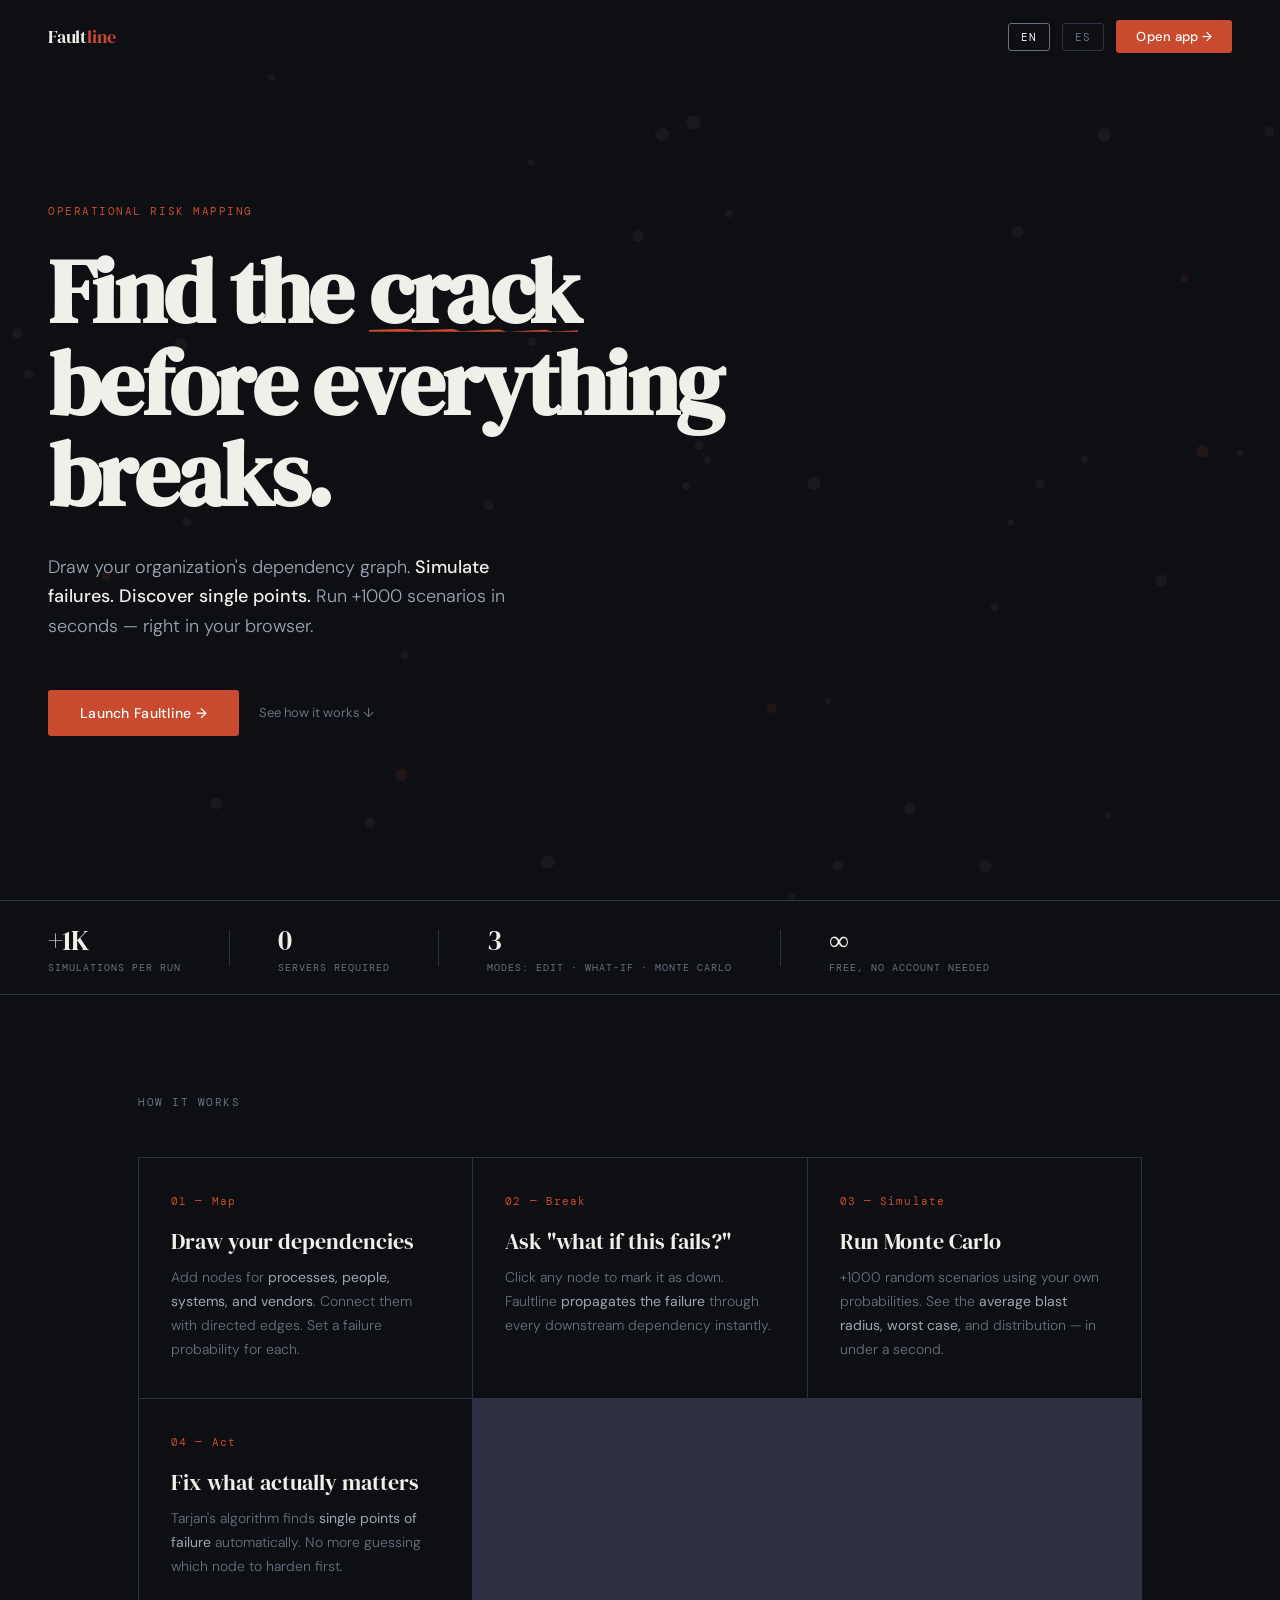
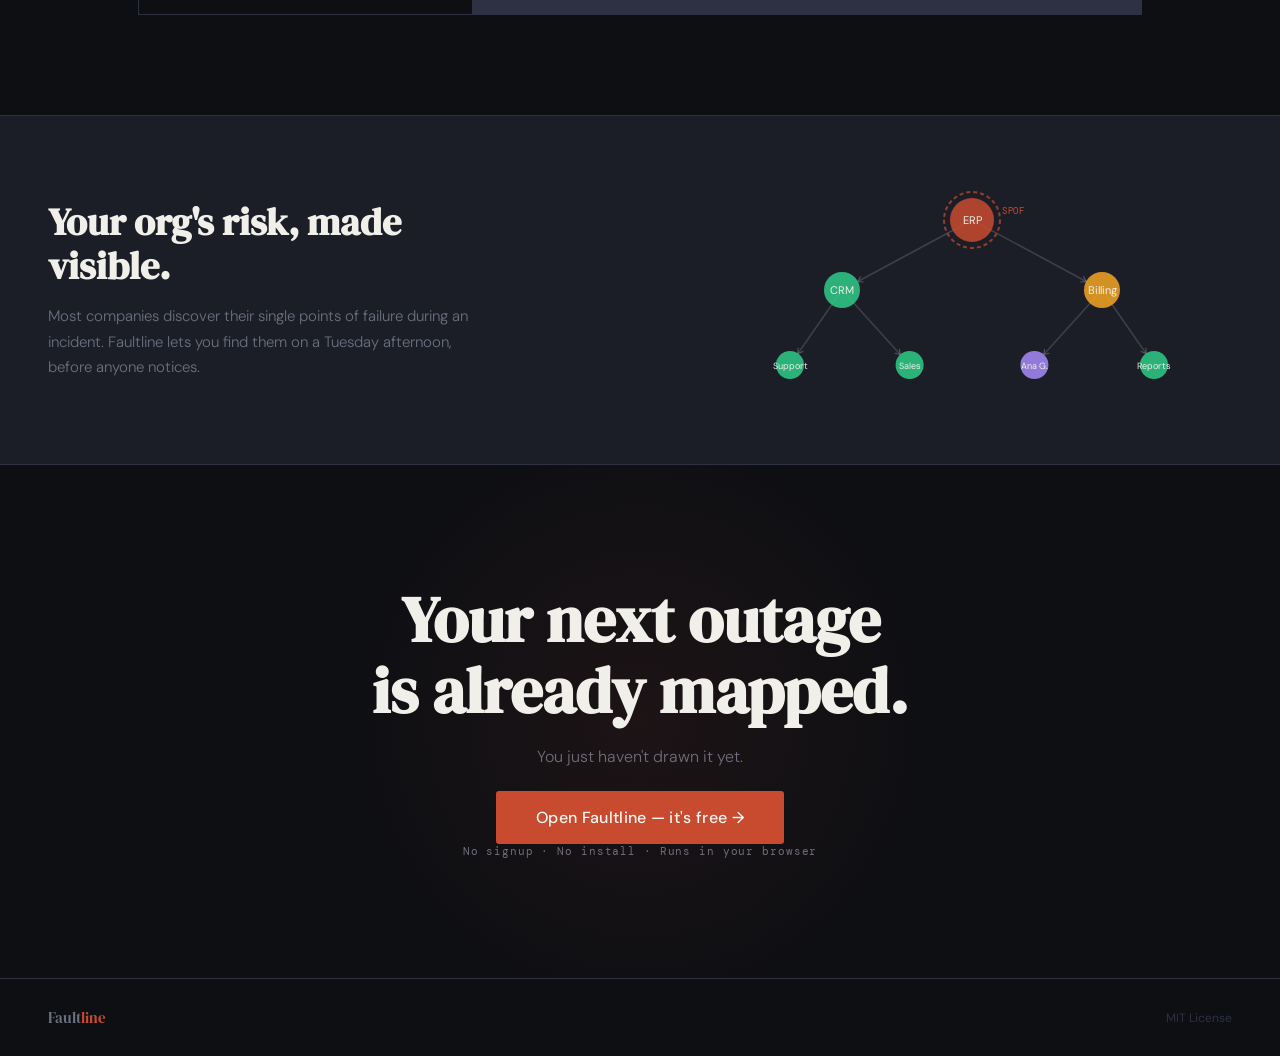
<file: index.html>
<!DOCTYPE html>
<html lang="en">
<head>
<meta charset="UTF-8">
<meta name="viewport" content="width=device-width, initial-scale=1.0">
<title>Faultline — Find the crack before everything breaks</title>
<link rel="preconnect" href="https://fonts.googleapis.com">
<link rel="preconnect" href="https://fonts.gstatic.com" crossorigin>
<link href="https://fonts.googleapis.com/css2?family=DM+Serif+Display:ital@0;1&family=DM+Sans:wght@300;400;500&family=DM+Mono&display=swap" rel="stylesheet">
<style>
*, *::before, *::after { box-sizing: border-box; margin: 0; padding: 0; }
:root {
  --ink:#0e0f13; --ink2:#1c1e27; --ink3:#2e3144;
  --smoke:#6b7080; --mist:#a0a5b4; --paper:#f0efe9;
  --crack:#c84b2f; --crack2:#e8623f;
  --serif:'DM Serif Display',Georgia,serif;
  --sans:'DM Sans',system-ui,sans-serif;
  --mono:'DM Mono',monospace;
}
html { scroll-behavior: smooth; }
body { font-family:var(--sans); background:var(--ink); color:var(--paper); min-height:100vh; overflow-x:hidden; }

nav {
  position:fixed; top:0; left:0; right:0; z-index:100;
  display:flex; align-items:center; justify-content:space-between;
  padding:20px 48px;
  background:linear-gradient(to bottom,rgba(14,15,19,.95) 0%,transparent 100%);
}
.nav-logo { font-family:var(--serif); font-size:18px; color:var(--paper); letter-spacing:-.01em; }
.nav-logo em { color:var(--crack); font-style:normal; }
.nav-right { display:flex; align-items:center; gap:12px; }
.lang-btn {
  font-family:var(--mono); font-size:11px; letter-spacing:.1em;
  padding:6px 12px; border-radius:3px; cursor:pointer;
  border:1px solid var(--ink3); background:transparent; color:var(--smoke);
  transition:all .15s;
}
.lang-btn.active { border-color:var(--smoke); color:var(--paper); }
.lang-btn:hover { color:var(--paper); }
.nav-cta {
  font-size:13px; font-weight:500; padding:8px 20px; border-radius:3px;
  background:var(--crack); color:#fff; text-decoration:none; transition:background .15s; letter-spacing:.02em;
}
.nav-cta:hover { background:var(--crack2); }

#hero {
  min-height:100vh; display:flex; flex-direction:column; justify-content:center;
  padding:120px 48px 80px; position:relative; overflow:hidden;
}
#bg-canvas { position:absolute; inset:0; width:100%; height:100%; pointer-events:none; opacity:.18; }
.hero-eyebrow { font-family:var(--mono); font-size:11px; letter-spacing:.14em; text-transform:uppercase; color:var(--crack); margin-bottom:28px; }
.hero-headline { font-family:var(--serif); font-size:clamp(52px,7vw,96px); line-height:1.02; letter-spacing:-.03em; color:var(--paper); max-width:820px; position:relative; }
.crack-word { position:relative; display:inline-block; }
.crack-word::after {
  content:''; position:absolute; bottom:6px; left:0; right:0; height:3px;
  background:var(--crack);
  clip-path:polygon(0% 40%,18% 0%,22% 60%,40% 10%,44% 80%,62% 20%,66% 100%,84% 30%,88% 90%,100% 50%,100% 100%,0% 100%);
}
.hero-sub { margin-top:32px; font-size:18px; font-weight:300; color:var(--mist); max-width:480px; line-height:1.65; }
.hero-sub strong { color:var(--paper); font-weight:500; }
.hero-actions { margin-top:48px; display:flex; align-items:center; gap:20px; flex-wrap:wrap; }
.btn-launch { font-family:var(--sans); font-size:14px; font-weight:500; padding:14px 32px; border-radius:3px; background:var(--crack); color:#fff; text-decoration:none; transition:background .15s; letter-spacing:.02em; }
.btn-launch:hover { background:var(--crack2); }
.btn-ghost { font-size:13px; color:var(--smoke); text-decoration:none; transition:color .15s; }
.btn-ghost:hover { color:var(--paper); }

#proof { padding:20px 48px; border-top:1px solid var(--ink3); border-bottom:1px solid var(--ink3); display:flex; gap:48px; flex-wrap:wrap; align-items:center; }
.proof-item { display:flex; flex-direction:column; gap:2px; }
.proof-num { font-family:var(--serif); font-size:28px; color:var(--paper); letter-spacing:-.03em; }
.proof-lbl { font-family:var(--mono); font-size:10px; letter-spacing:.1em; text-transform:uppercase; color:var(--smoke); }
.proof-sep { width:1px; height:36px; background:var(--ink3); }

#how { padding:100px 48px; max-width:1100px; margin:0 auto; }
.section-eyebrow { font-family:var(--mono); font-size:11px; letter-spacing:.14em; text-transform:uppercase; color:var(--smoke); margin-bottom:48px; }
.how-grid { display:grid; grid-template-columns:repeat(auto-fit,minmax(260px,1fr)); gap:1px; background:var(--ink3); border:1px solid var(--ink3); }
.how-card { background:var(--ink); padding:36px 32px; transition:background .15s; }
.how-card:hover { background:var(--ink2); }
.how-num { font-family:var(--mono); font-size:11px; color:var(--crack); margin-bottom:20px; letter-spacing:.1em; }
.how-title { font-family:var(--serif); font-size:22px; color:var(--paper); margin-bottom:12px; line-height:1.2; }
.how-body { font-size:14px; color:var(--smoke); line-height:1.7; font-weight:300; }
.how-body strong { color:var(--mist); font-weight:400; }

#demo-strip { background:var(--ink2); border-top:1px solid var(--ink3); border-bottom:1px solid var(--ink3); padding:64px 48px; display:flex; align-items:center; justify-content:space-between; gap:48px; flex-wrap:wrap; }
.demo-copy { max-width:420px; }
.demo-copy h2 { font-family:var(--serif); font-size:clamp(28px,3vw,40px); color:var(--paper); line-height:1.15; margin-bottom:16px; }
.demo-copy p { font-size:15px; color:var(--smoke); line-height:1.7; font-weight:300; }
.demo-visual { flex:1; min-width:280px; max-width:520px; }
#mini-graph { width:100%; height:220px; display:block; }

#cta-section { padding:120px 48px; text-align:center; position:relative; overflow:hidden; }
#cta-section::before { content:''; position:absolute; top:50%; left:50%; transform:translate(-50%,-50%); width:600px; height:600px; background:radial-gradient(circle,rgba(200,75,47,.08) 0%,transparent 70%); pointer-events:none; }
.cta-headline { font-family:var(--serif); font-size:clamp(36px,5vw,64px); color:var(--paper); line-height:1.1; margin-bottom:20px; position:relative; }
.cta-sub { font-size:16px; color:var(--smoke); margin-bottom:40px; font-weight:300; }
.cta-note { margin-top:16px; font-family:var(--mono); font-size:11px; color:var(--smoke); letter-spacing:.08em; }

footer { padding:28px 48px; border-top:1px solid var(--ink3); display:flex; justify-content:space-between; align-items:center; flex-wrap:wrap; gap:12px; }
.footer-logo { font-family:var(--serif); font-size:15px; color:var(--smoke); }
.footer-logo em { color:var(--crack); font-style:normal; }
.footer-copy { font-size:12px; color:var(--ink3); }

@media (max-width:640px) {
  nav { padding:16px 24px; }
  #hero { padding:100px 24px 60px; }
  #proof { padding:20px 24px; gap:28px; }
  #how { padding:60px 24px; }
  #demo-strip { padding:48px 24px; }
  #cta-section { padding:80px 24px; }
  footer { padding:24px; }
  .proof-sep { display:none; }
}
@media (prefers-reduced-motion:reduce) { * { animation:none !important; transition:none !important; } }
</style>
</head>
<body>

<nav>
  <div class="nav-logo">Fault<em>line</em></div>
  <div class="nav-right">
    <button class="lang-btn active" onclick="setLang('en')" id="btn-en">EN</button>
    <button class="lang-btn" onclick="setLang('es')" id="btn-es">ES</button>
    <a href="App/app.html" class="nav-cta" id="nav-cta-link">Open app →</a>
  </div>
</nav>

<section id="hero">
  <svg id="bg-canvas" aria-hidden="true"></svg>
  <div class="hero-eyebrow" id="t-eyebrow"></div>
  <h1 class="hero-headline" id="t-headline"></h1>
  <p class="hero-sub" id="t-sub"></p>
  <div class="hero-actions">
    <a href="App/app.html" class="btn-launch" id="t-launch"></a>
    <a href="#how" class="btn-ghost" id="t-scroll"></a>
  </div>
</section>

<div id="proof">
  <div class="proof-item"><span class="proof-num">+1K</span><span class="proof-lbl" id="t-p1"></span></div>
  <div class="proof-sep"></div>
  <div class="proof-item"><span class="proof-num">0</span><span class="proof-lbl" id="t-p2"></span></div>
  <div class="proof-sep"></div>
  <div class="proof-item"><span class="proof-num">3</span><span class="proof-lbl" id="t-p3"></span></div>
  <div class="proof-sep"></div>
  <div class="proof-item"><span class="proof-num">∞</span><span class="proof-lbl" id="t-p4"></span></div>
</div>

<section id="how">
  <div class="section-eyebrow" id="t-how-eyebrow"></div>
  <div class="how-grid">
    <div class="how-card"><div class="how-num" id="t-s1n"></div><div class="how-title" id="t-s1t"></div><p class="how-body" id="t-s1b"></p></div>
    <div class="how-card"><div class="how-num" id="t-s2n"></div><div class="how-title" id="t-s2t"></div><p class="how-body" id="t-s2b"></p></div>
    <div class="how-card"><div class="how-num" id="t-s3n"></div><div class="how-title" id="t-s3t"></div><p class="how-body" id="t-s3b"></p></div>
    <div class="how-card"><div class="how-num" id="t-s4n"></div><div class="how-title" id="t-s4t"></div><p class="how-body" id="t-s4b"></p></div>
  </div>
</section>

<div id="demo-strip">
  <div class="demo-copy">
    <h2 id="t-demo-h"></h2>
    <p id="t-demo-p"></p>
  </div>
  <div class="demo-visual">
    <svg id="mini-graph" aria-hidden="true"></svg>
  </div>
</div>

<section id="cta-section">
  <h2 class="cta-headline" id="t-cta-h"></h2>
  <p class="cta-sub" id="t-cta-s"></p>
  <a href="App/app.html" class="btn-launch" style="font-size:16px;padding:16px 40px" id="t-cta-btn"></a>
  <p class="cta-note" id="t-cta-note"></p>
</section>

<footer>
  <div class="footer-logo">Fault<em>line</em></div>
  <div class="footer-copy">MIT License</div>
</footer>

<script>
const T = {
  en: {
    lang: 'en',
    navCta: 'Open app →',
    eyebrow: 'Operational risk mapping',
    headline: 'Find the <span class="crack-word">crack</span><br>before everything<br>breaks.',
    sub: 'Draw your organization\'s dependency graph. <strong>Simulate failures. Discover single points.</strong> Run +1000 scenarios in seconds — right in your browser.',
    launch: 'Launch Faultline →',
    scroll: 'See how it works ↓',
    p1: 'simulations per run',
    p2: 'servers required',
    p3: 'modes: edit · what-if · monte carlo',
    p4: 'free, no account needed',
    howEyebrow: 'How it works',
    s1n:'01 — Map', s1t:'Draw your dependencies',
    s1b:'Add nodes for <strong>processes, people, systems, and vendors</strong>. Connect them with directed edges. Set a failure probability for each.',
    s2n:'02 — Break', s2t:'Ask "what if this fails?"',
    s2b:'Click any node to mark it as down. Faultline <strong>propagates the failure</strong> through every downstream dependency instantly.',
    s3n:'03 — Simulate', s3t:'Run Monte Carlo',
    s3b:'+1000 random scenarios using your own probabilities. See the <strong>average blast radius, worst case,</strong> and distribution — in under a second.',
    s4n:'04 — Act', s4t:'Fix what actually matters',
    s4b:'Tarjan\'s algorithm finds <strong>single points of failure</strong> automatically. No more guessing which node to harden first.',
    demoH: 'Your org\'s risk, made visible.',
    demoP: 'Most companies discover their single points of failure during an incident. Faultline lets you find them on a Tuesday afternoon, before anyone notices.',
    ctaH: 'Your next outage<br>is already mapped.',
    ctaS: 'You just haven\'t drawn it yet.',
    ctaBtn: 'Open Faultline — it\'s free →',
    ctaNote: 'No signup · No install · Runs in your browser',
  },
  es: {
    lang: 'es',
    navCta: 'Abrir app →',
    eyebrow: 'Mapeo de riesgo operacional',
    headline: 'Encuentra la <span class="crack-word">grieta</span><br>antes de que todo<br>colapse.',
    sub: 'Dibuja el grafo de dependencias de tu organización. <strong>Simula fallos. Descubre puntos únicos.</strong> Corre +1000 escenarios en segundos — directo en tu browser.',
    launch: 'Abrir Faultline →',
    scroll: 'Ver cómo funciona ↓',
    p1: 'simulaciones por corrida',
    p2: 'servidores necesarios',
    p3: 'modos: editar · qué pasa si · monte carlo',
    p4: 'gratis, sin cuenta',
    howEyebrow: 'Cómo funciona',
    s1n:'01 — Mapear', s1t:'Dibuja tus dependencias',
    s1b:'Agrega nodos para <strong>procesos, personas, sistemas y proveedores</strong>. Conéctalos con aristas dirigidas. Define la probabilidad de fallo de cada uno.',
    s2n:'02 — Romper', s2t:'Pregunta "¿qué pasa si falla?"',
    s2b:'Haz clic en cualquier nodo para marcarlo como caído. Faultline <strong>propaga el fallo</strong> por todas las dependencias aguas abajo al instante.',
    s3n:'03 — Simular', s3t:'Corre Monte Carlo',
    s3b:'+1000 escenarios aleatorios usando tus propias probabilidades. Ve el <strong>radio de impacto promedio, el peor caso</strong> y la distribución — en menos de un segundo.',
    s4n:'04 — Actuar', s4t:'Arregla lo que realmente importa',
    s4b:'El algoritmo de Tarjan encuentra <strong>puntos únicos de fallo</strong> automáticamente. Sin adivinar qué nodo reforzar primero.',
    demoH: 'El riesgo de tu org, hecho visible.',
    demoP: 'La mayoría de las empresas descubre sus puntos únicos de fallo durante un incidente. Faultline te deja encontrarlos un martes por la tarde, antes de que alguien se entere.',
    ctaH: 'Tu próximo outage<br>ya está mapeado.',
    ctaS: 'Solo falta que lo dibujes.',
    ctaBtn: 'Abrir Faultline — es gratis →',
    ctaNote: 'Sin registro · Sin instalación · Corre en tu browser',
  }
};

let currentLang = localStorage.getItem('fl-lang') || 'en';

function setLang(lang) {
  currentLang = lang;
  localStorage.setItem('fl-lang', lang);
  document.documentElement.lang = lang;
  document.getElementById('btn-en').classList.toggle('active', lang==='en');
  document.getElementById('btn-es').classList.toggle('active', lang==='es');
  const t = T[lang];
  document.title = lang==='en'
    ? 'Faultline — Find the crack before everything breaks'
    : 'Faultline — Encuentra la grieta antes de que todo colapse';
  document.getElementById('nav-cta-link').textContent = t.navCta;
  document.getElementById('t-eyebrow').textContent = t.eyebrow;
  document.getElementById('t-headline').innerHTML = t.headline;
  document.getElementById('t-sub').innerHTML = t.sub;
  document.getElementById('t-launch').textContent = t.launch;
  document.getElementById('t-scroll').textContent = t.scroll;
  document.getElementById('t-p1').textContent = t.p1;
  document.getElementById('t-p2').textContent = t.p2;
  document.getElementById('t-p3').textContent = t.p3;
  document.getElementById('t-p4').textContent = t.p4;
  document.getElementById('t-how-eyebrow').textContent = t.howEyebrow;
  ['1','2','3','4'].forEach(n => {
    document.getElementById('t-s'+n+'n').textContent = t['s'+n+'n'];
    document.getElementById('t-s'+n+'t').textContent = t['s'+n+'t'];
    document.getElementById('t-s'+n+'b').innerHTML  = t['s'+n+'b'];
  });
  document.getElementById('t-demo-h').textContent = t.demoH;
  document.getElementById('t-demo-p').textContent = t.demoP;
  document.getElementById('t-cta-h').innerHTML  = t.ctaH;
  document.getElementById('t-cta-s').textContent = t.ctaS;
  document.getElementById('t-cta-btn').textContent = t.ctaBtn;
  document.getElementById('t-cta-note').textContent = t.ctaNote;
}

// ── BG GRAPH ──
(function(){
  const svg=document.getElementById('bg-canvas');
  const W=window.innerWidth, H=window.innerHeight;
  svg.setAttribute('viewBox',`0 0 ${W} ${H}`);
  const nodes=[];
  const count=Math.floor(W*H/28000);
  for(let i=0;i<count;i++) nodes.push({x:Math.random()*W,y:Math.random()*H});
  nodes.forEach((a,i)=>{
    nodes.forEach((b,j)=>{
      if(j<=i) return;
      const dx=a.x-b.x,dy=a.y-b.y,d=Math.sqrt(dx*dx+dy*dy);
      if(d<180){
        const l=document.createElementNS('http://www.w3.org/2000/svg','line');
        l.setAttribute('x1',a.x);l.setAttribute('y1',a.y);
        l.setAttribute('x2',b.x);l.setAttribute('y2',b.y);
        l.setAttribute('stroke','#f0efe9');l.setAttribute('stroke-width','0.5');
        l.setAttribute('stroke-opacity',String(.3*(1-d/180)));
        svg.appendChild(l);
      }
    });
  });
  nodes.forEach((n,i)=>{
    const c=document.createElementNS('http://www.w3.org/2000/svg','circle');
    c.setAttribute('cx',n.x);c.setAttribute('cy',n.y);c.setAttribute('r',3+Math.random()*4);
    const isCrack=i%9===0;
    c.setAttribute('fill',isCrack?'#c84b2f':'#f0efe9');
    c.setAttribute('fill-opacity',isCrack?'0.6':'0.25');
    svg.appendChild(c);
  });
})();

// ── MINI GRAPH ──
(function(){
  const svg=document.getElementById('mini-graph');
  const W=svg.clientWidth||480, H=220;
  svg.setAttribute('viewBox',`0 0 ${W} ${H}`);
  const ns=[
    {x:W*.5,y:40,label:'ERP',color:'#c84b2f',r:22,spof:true},
    {x:W*.25,y:110,label:'CRM',color:'#2ecc88',r:18},
    {x:W*.75,y:110,label:'Billing',color:'#f5a623',r:18},
    {x:W*.15,y:185,label:'Support',color:'#2ecc88',r:14},
    {x:W*.38,y:185,label:'Sales',color:'#2ecc88',r:14},
    {x:W*.62,y:185,label:'Ana G.',color:'#a78bfa',r:14},
    {x:W*.85,y:185,label:'Reports',color:'#2ecc88',r:14},
  ];
  const es=[[0,1],[0,2],[1,3],[1,4],[2,5],[2,6]];
  const defs=document.createElementNS('http://www.w3.org/2000/svg','defs');
  defs.innerHTML=`<marker id="ma" viewBox="0 0 10 10" refX="8" refY="5" markerWidth="5" markerHeight="5" orient="auto-start-reverse"><path d="M2 1L8 5L2 9" fill="none" stroke="rgba(160,165,180,.4)" stroke-width="1.5" stroke-linecap="round"/></marker>`;
  svg.appendChild(defs);
  es.forEach(([a,b])=>{
    const na=ns[a],nb=ns[b],dx=nb.x-na.x,dy=nb.y-na.y,l=Math.sqrt(dx*dx+dy*dy);
    const line=document.createElementNS('http://www.w3.org/2000/svg','line');
    line.setAttribute('x1',na.x);line.setAttribute('y1',na.y);
    line.setAttribute('x2',nb.x-(dx/l)*nb.r);line.setAttribute('y2',nb.y-(dy/l)*nb.r);
    line.setAttribute('stroke','rgba(160,165,180,.25)');line.setAttribute('stroke-width','1.5');
    line.setAttribute('marker-end','url(#ma)');
    svg.appendChild(line);
  });
  ns.forEach(n=>{
    const g=document.createElementNS('http://www.w3.org/2000/svg','g');
    if(n.spof){
      const ring=document.createElementNS('http://www.w3.org/2000/svg','circle');
      ring.setAttribute('cx',n.x);ring.setAttribute('cy',n.y);ring.setAttribute('r',n.r+6);
      ring.setAttribute('fill','none');ring.setAttribute('stroke','#c84b2f');
      ring.setAttribute('stroke-width','2');ring.setAttribute('stroke-dasharray','4 3');ring.setAttribute('opacity','0.7');
      g.appendChild(ring);
      const tag=document.createElementNS('http://www.w3.org/2000/svg','text');
      tag.setAttribute('x',n.x+n.r+8);tag.setAttribute('y',n.y-6);
      tag.setAttribute('font-family','DM Mono,monospace');tag.setAttribute('font-size','9');
      tag.setAttribute('fill','#c84b2f');tag.setAttribute('letter-spacing','0.08em');
      tag.textContent='SPOF'; g.appendChild(tag);
    }
    const c=document.createElementNS('http://www.w3.org/2000/svg','circle');
    c.setAttribute('cx',n.x);c.setAttribute('cy',n.y);c.setAttribute('r',n.r);
    c.setAttribute('fill',n.color);c.setAttribute('fill-opacity','0.85');
    g.appendChild(c);
    const t=document.createElementNS('http://www.w3.org/2000/svg','text');
    t.setAttribute('x',n.x);t.setAttribute('y',n.y+4);t.setAttribute('text-anchor','middle');
    t.setAttribute('font-family','DM Sans,sans-serif');t.setAttribute('font-size',n.r>16?'11':'9');
    t.setAttribute('fill','#f0efe9');t.setAttribute('pointer-events','none');
    t.textContent=n.label; g.appendChild(t);
    svg.appendChild(g);
  });
})();

setLang(currentLang);
</script>
</body>
</html>
</file>
